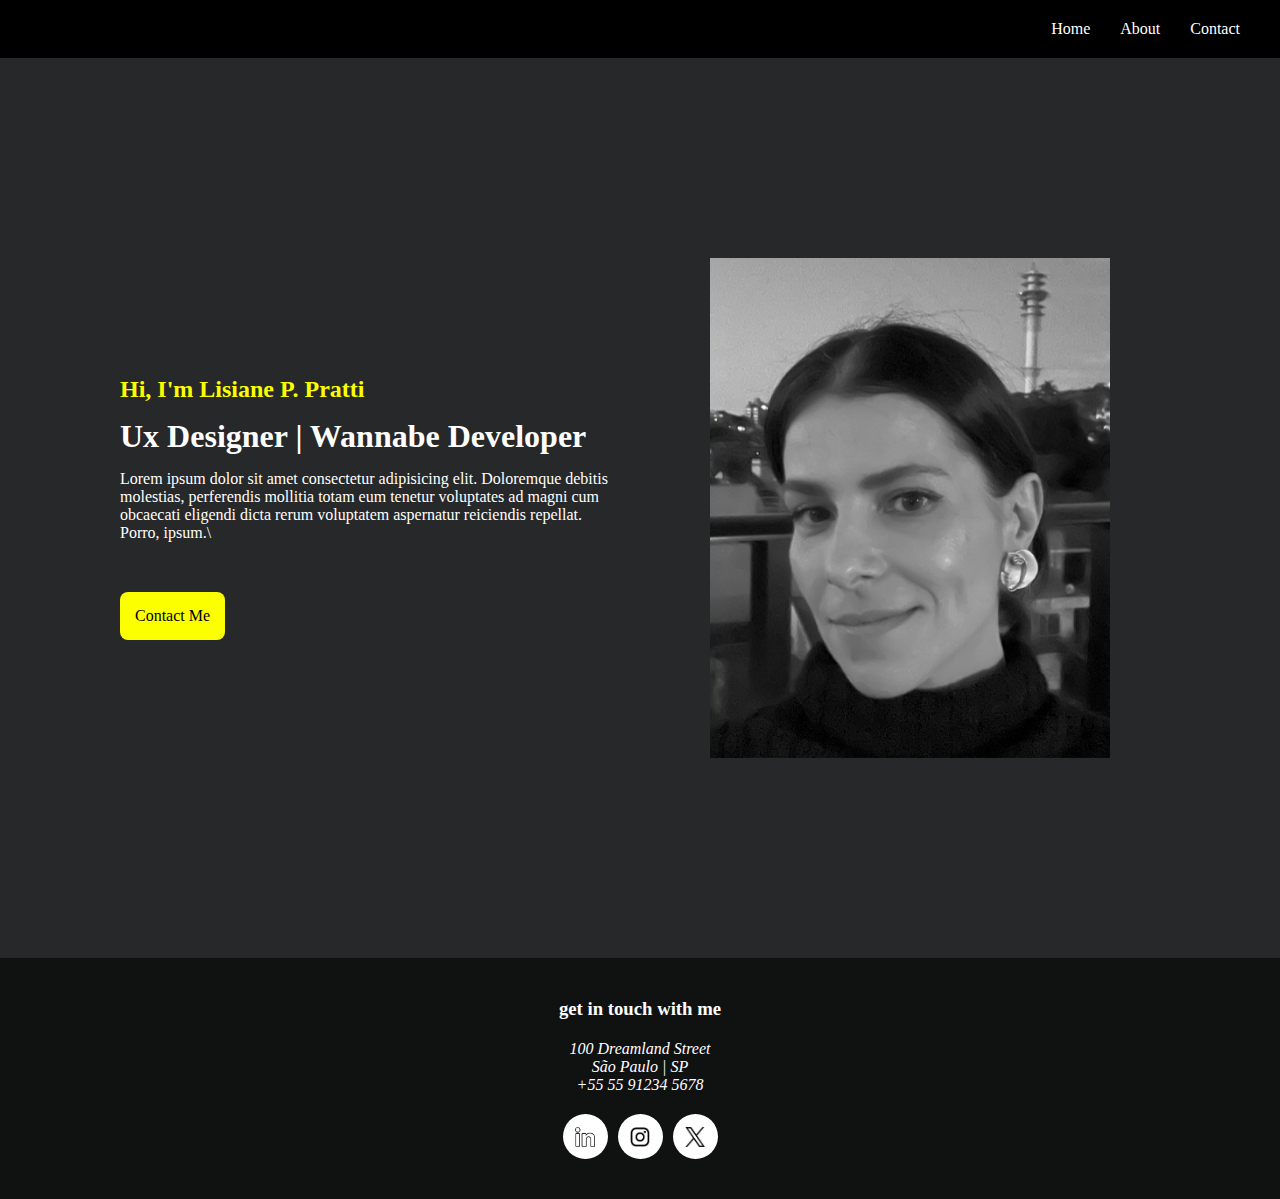
<file: index.html>
<!DOCTYPE html>
<html lang="pt-BR">
    <head>
        <meta charset="UTF-8">
        <meta name="viewport" content="width=device-width, initial-scale=1.0">
        <meta name="description" content="Saiba mais.">
        <title>Curriculum Lisiane P. Pratti</title>
        <link rel="shortcut icon" href="favicon.ico" type="image/x-icon">
        <link rel="stylesheet" href="./css/style.css">
    </head>
    <body>
        <nav style="padding-top: 20px; padding-bottom: 20px; padding-left: 120px;    padding-right: 40px; background-color: black; position: sticky; top: 0; left: 0;">
            <ul style="display: flex; justify-content: end; color: white; column-gap: 30px; list-style-type: none;">
                <li class="navbar-list-item">
                    <a href="#">Home</a>
                </li>
                <li class="navbar-list-item">
                    <a href="#About">About</a>
                </li>
                <li class="navbar-list-item">
                    <a href="#Contact">Contact</a>
                </li>
            </ul>
        </nav>
        <header>
            <div class="informations-box" id="About">
                <h2 style="color: rgb(251, 255, 0);">Hi, I'm Lisiane P. Pratti</h2>
                <h1 style="max-width: 500px; margin-top: 15px;">Ux Designer | Wannabe Developer</h1>
                <p style="margin-top: 15px;">Lorem ipsum dolor sit amet consectetur adipisicing elit. Doloremque debitis molestias, perferendis mollitia totam eum tenetur voluptates ad magni cum obcaecati eligendi dicta rerum voluptatem aspernatur reiciendis repellat. Porro, ipsum.\</p>
                <div class="btn">
                    <a href="mailto:tayna@espressolabs.com.br?subject=Quero te contratar&body=Achei seu site muito bom, vamos conversar" style="color: black;">Contact Me</a>
                </div>
            </div>
            <div class="profile-picture-box">
                <img style="width: 400px; height: 500px; object-fit: cover;" class="reflection" src="./image/profilepic.png">
            </div>
        </header>
        <footer id="Contact" style="color: white; padding-right: 120px; padding-left: 120px; padding-bottom: 40px; padding-top: 40px; text-align: center; display: flex; flex-direction: column; row-gap: 20px;">
            <h3>get in touch with me</h3>
            <address>
                100 Dreamland Street
                <br>
                São Paulo | SP
                <br>
                +55 55 91234 5678
            </address>
            <div>
                <div class="social">
                    <a aria-label="Abrir Linkedin" href="https://google.com.br" class="social-media">
                        <img class="social-media-icon" src="./image/linkedinlogo.png" alt="Imagem de um icone do Linkedin">
                    </a>
                    <a aria-label="Abrir Instagram" href="https://google.com.br" class="social-media">
                        <img class="social-media-icon" src="./image/instagramlogo.png" alt="Imagem de um icone do Instagram">
                    </a>
                    <a aria-label="Abrir X" href="https://google.com.br" class="social-media">
                        <img class="social-media-icon" src="./image/twitterlogo.png" alt="Imagem do um icone do X">
                    </a>
                </div>
            </span>
        </div>
    </div>
</footer>
</body>
</html>
</file>
<file: css/style.css>
* {
    padding: 0;
    margin: 0;
}

body {
    background-color: #272829;
}

header {
    text-align: left;
    height: 100%;
    min-height: 100vh;
    padding-left: 120px;
    padding-right: 120px;
    column-gap: 40px;
    display: flex;
    justify-content: space-evenly;
    flex-direction: row;
    align-items: center;
}

footer {
    background-color: #101111;
}

a {
    text-decoration: none;
    color: white;
}

.navbar-list-item:hover {
    color: red;
    cursor: pointer;
}

.informations-box {
    width: 50%;
    color: white;
}

.profile-picture-box {
    width: 50%;
    display: flex;
    justify-content: center;
}

.reflection {
    -webkit-transform: scaleX(-1);
    -moz-transform: scaleX(-1);
    -o-transform: scaleX(-1);
    -ms-transform: scaleX(-1);
    transform: scaleX(-1);
}

.btn {
    margin-top: 50px;
    color: white;
    background-color: rgb(251, 255, 0);
    padding: 15px;
    border-radius: 8px;
    width: fit-content;
    cursor: pointer;
}

.social {
    justify-content: center;
    align-items: center;
    display: flex;
    flex-direction: row;
    column-gap: 10px;
}

.social-media {
    background-color: white;
    border-radius: 9999px;
    padding: 5px;
    width: 35px;
    height: 35px;
    min-width: 35px;
    min-height: 35px;
    display: flex;
    justify-content: center;
    align-items: center;
}

.social-media-icon {
    width: 20px;
    height: 20px;
}

@media (max-width: 1024px) {
    header {
        flex-direction: column-reverse;
        row-gap: 40px;
        padding-top: 40px;
        padding-bottom: 40px;
        padding-left: 20px;
        padding-right: 20px;
    }

    .informations-box {
        width: 100%;
    }

    .profile-picture-box {
        width: 100%;
    }
}
</file>
<file: css/curriculum.css>
* {
    padding: 0;
    margin: 0;
}

body {
    background-color: #272829;
}

header {
    text-align: left;
    height: 100%;
    min-height: 100vh;
    padding-left: 120px;
    padding-right: 120px;
    column-gap: 40px;
    display: flex;
    justify-content: space-evenly;
    flex-direction: row;
    align-items: center;
}

footer {
    background-color: #101111;
}

a {
    text-decoration: none;
    color: white;
}

.navbar-list-item:hover {
    color: red;
    cursor: pointer;
}

.informations-box {
    width: 50%;
    color: white;
}

.profile-picture-box {
    width: 50%;
    display: flex;
    justify-content: center;
}

.reflection {
    -webkit-transform: scaleX(-1);
    -moz-transform: scaleX(-1);
    -o-transform: scaleX(-1);
    -ms-transform: scaleX(-1);
    transform: scaleX(-1);
}

.btn {
    margin-top: 50px;
    color: white;
    background-color: rgb(251, 255, 0);
    padding: 15px;
    border-radius: 8px;
    width: fit-content;
    cursor: pointer;
}

.social {
    justify-content: center;
    align-items: center;
    display: flex;
    flex-direction: row;
    column-gap: 10px;
}

.social-media {
    background-color: white;
    border-radius: 9999px;
    padding: 5px;
    width: 35px;
    height: 35px;
    min-width: 35px;
    min-height: 35px;
    display: flex;
    justify-content: center;
    align-items: center;
}

.social-media-icon {
    width: 20px;
    height: 20px;
}

@media (max-width: 1024px) {
    header {
        flex-direction: column-reverse;
        row-gap: 40px;
        padding-top: 40px;
        padding-bottom: 40px;
        padding-left: 20px;
        padding-right: 20px;
    }

    .informations-box {
        width: 100%;
    }

    .profile-picture-box {
        width: 100%;
    }
}
</file>
